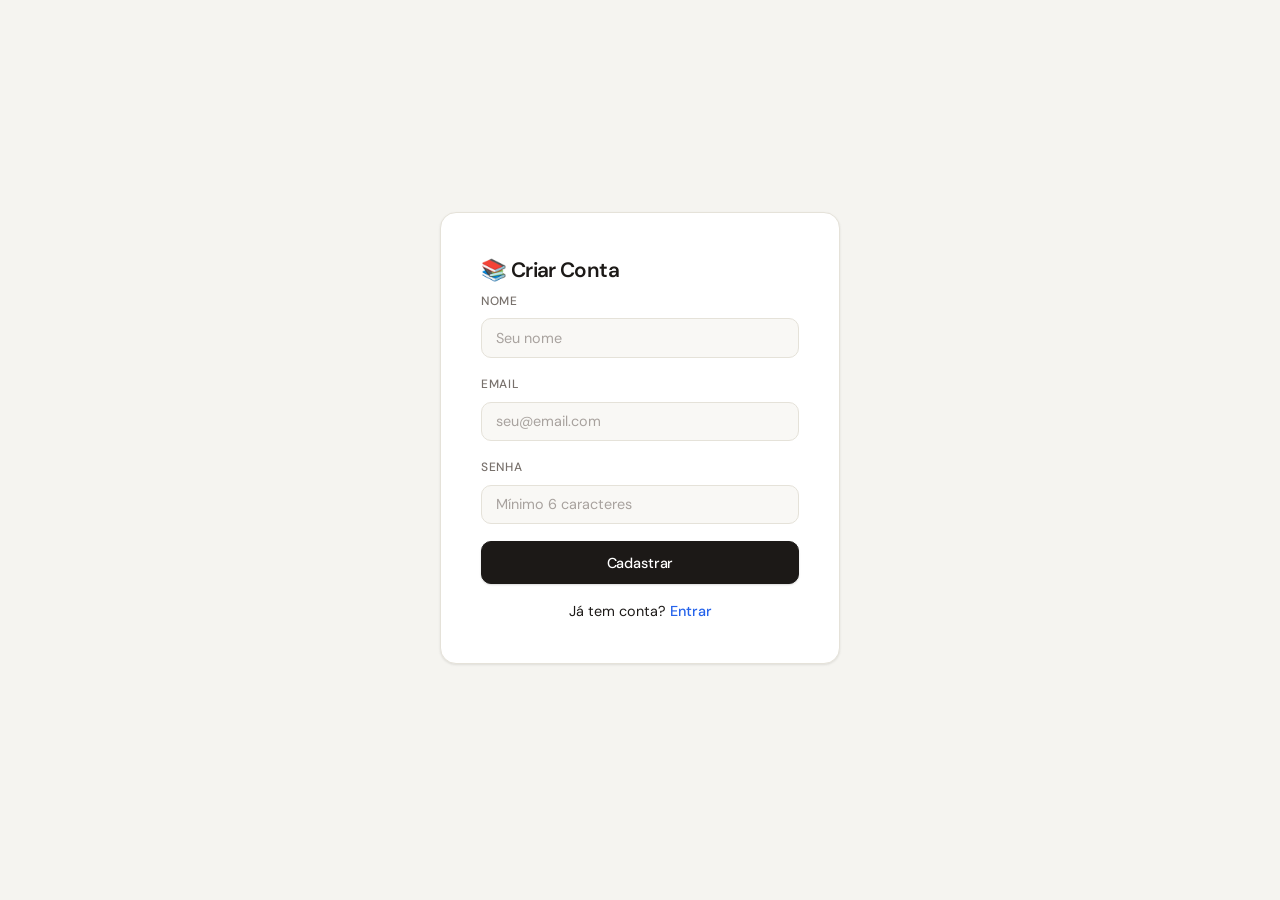
<file: src/main/resources/static/cadastro.html>
<!DOCTYPE html>
<html lang="pt-BR">
<head>
    <meta charset="UTF-8">
    <title>Cadastro — Biblioteca</title>
    <link rel="stylesheet" href="style.css">
    <style>
        body { display: flex; justify-content: center; align-items: center; min-height: 100vh; }
        .login-box { width: 100%; max-width: 400px; }
    </style>
</head>
<body>
<div class="login-box">
    <div class="card">
        <h2>📚 Criar Conta</h2>

        <div id="alerta" style="display:none" class="alert"></div>

        <form id="formCadastro">
            <div class="form-group">
                <label>Nome</label>
                <input type="text" id="nome" required placeholder="Seu nome">
            </div>
            <div class="form-group">
                <label>Email</label>
                <input type="email" id="email" required placeholder="seu@email.com">
            </div>
            <div class="form-group">
                <label>Senha</label>
                <input type="password" id="senha" required placeholder="Mínimo 6 caracteres">
            </div>
            <button type="submit" class="btn btn-primary" style="width:100%">Cadastrar</button>
        </form>

        <p style="text-align:center; margin-top:1rem; font-size:0.9rem">
            Já tem conta? <a href="login.html">Entrar</a>
        </p>
    </div>
</div>

<script>
    document.getElementById('formCadastro').addEventListener('submit', async (e) => {
        e.preventDefault();
        const body = {
            nome: document.getElementById('nome').value,
            email: document.getElementById('email').value,
            senha: document.getElementById('senha').value
        };

        const res = await fetch('/api/usuarios/cadastrar', {
            method: 'POST',
            headers: { 'Content-Type': 'application/json' },
            body: JSON.stringify(body)
        });

        const alerta = document.getElementById('alerta');
        if (res.status === 201) {
            alerta.textContent = 'Conta criada! Redirecionando...';
            alerta.className = 'alert alert-success';
            alerta.style.display = 'block';
            setTimeout(() => window.location.href = '/login.html', 1500);
        } else {
            const msg = await res.text();
            alerta.textContent = msg || 'Erro ao cadastrar.';
            alerta.className = 'alert alert-error';
            alerta.style.display = 'block';
        }
    });
</script>
</body>
</html>
</file>
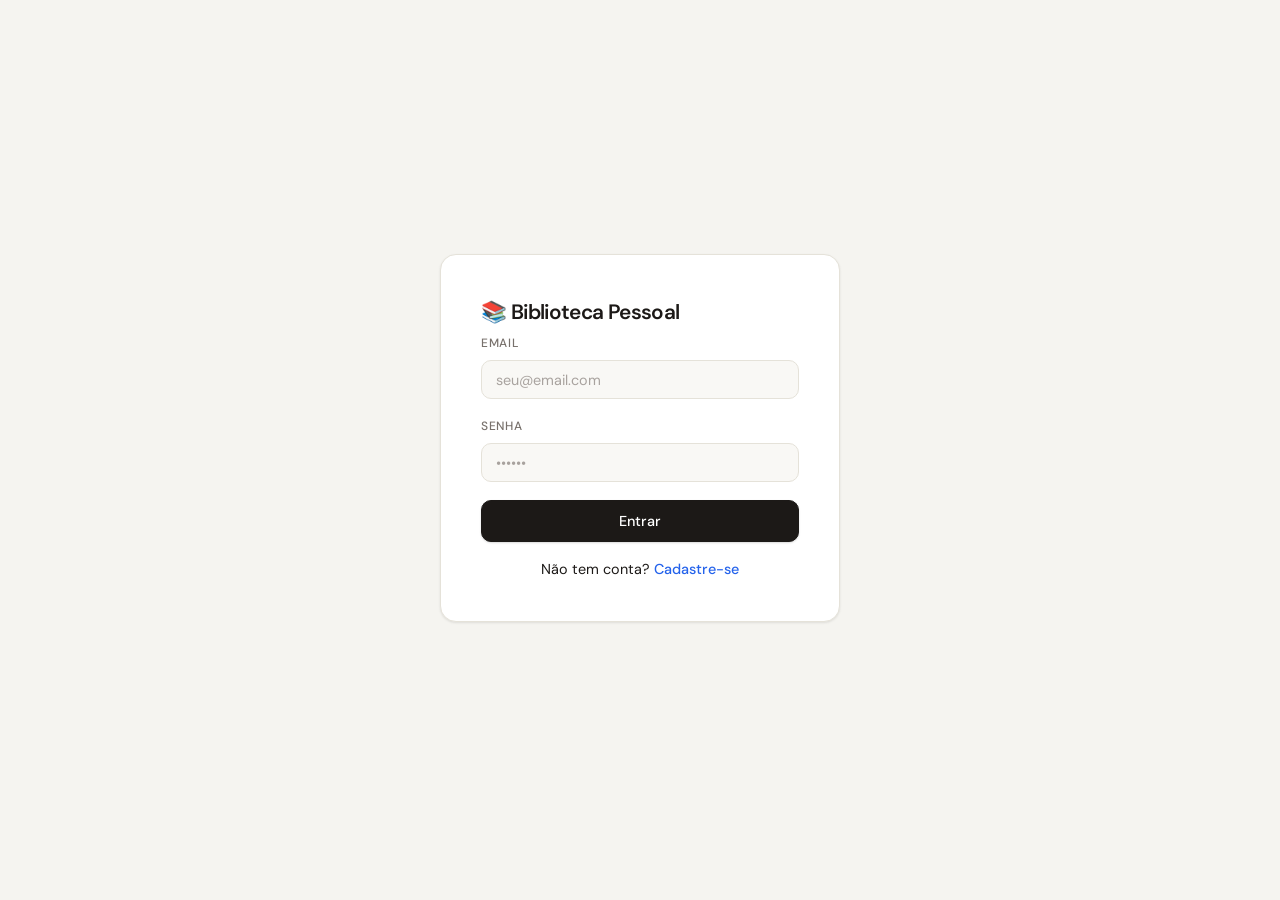
<file: src/main/resources/static/login.html>
<!DOCTYPE html>
<html lang="pt-BR">
<head>
    <meta charset="UTF-8">
    <title>Login — Biblioteca</title>
    <link rel="stylesheet" href="style.css">
    <style>
        body { display: flex; justify-content: center; align-items: center; min-height: 100vh; }
        .login-box { width: 100%; max-width: 400px; }
    </style>
</head>
<body>
<div class="login-box">
    <div class="card">
        <h2>📚 Biblioteca Pessoal</h2>

        <div id="alerta" class="alert alert-error" style="display:none"></div>

        <form id="formLogin">
            <div class="form-group">
                <label>Email</label>
                <input type="email" id="email" required placeholder="seu@email.com">
            </div>
            <div class="form-group">
                <label>Senha</label>
                <input type="password" id="senha" required placeholder="••••••">
            </div>
            <button type="submit" class="btn btn-primary" style="width:100%">Entrar</button>
        </form>

        <p style="text-align:center; margin-top:1rem; font-size:0.9rem">
            Não tem conta? <a href="cadastro.html">Cadastre-se</a>
        </p>
    </div>
</div>

<script>
    const params = new URLSearchParams(window.location.search);
    if (params.get('erro')) mostrarAlerta('Email ou senha incorretos.');
    if (params.get('logout')) mostrarAlerta('Logout realizado com sucesso.', true);

    function mostrarAlerta(msg, sucesso = false) {
        const el = document.getElementById('alerta');
        el.textContent = msg;
        el.className = 'alert ' + (sucesso ? 'alert-success' : 'alert-error');
        el.style.display = 'block';
    }

    document.getElementById('formLogin').addEventListener('submit', async (e) => {
        e.preventDefault();
        const body = new URLSearchParams();
        body.append('username', document.getElementById('email').value);
        body.append('password', document.getElementById('senha').value);

        const res = await fetch('/api/login', { method: 'POST', body });
        if (res.ok || res.redirected) {
            window.location.href = '/index.html';
        } else {
            mostrarAlerta('Email ou senha incorretos.');
        }
    });
</script>
</body>
</html>
</file>
<file: src/main/resources/static/style.css>
@import url('https://fonts.googleapis.com/css2?family=DM+Sans:ital,opsz,wght@0,9..40,300;0,9..40,400;0,9..40,500;0,9..40,600;1,9..40,300&family=DM+Mono:wght@400;500&display=swap');

/* ── Reset & Tokens ─────────────────────────────────────── */
*, *::before, *::after {
    margin: 0;
    padding: 0;
    box-sizing: border-box;
}

:root {
    --bg:         #f5f4f0;
    --surface:    #ffffff;
    --surface-2:  #f9f8f5;
    --border:     #e5e2d9;
    --border-2:   #d4d0c8;

    --ink:        #1c1917;
    --ink-2:      #44403c;
    --ink-3:      #78716c;
    --ink-4:      #a8a29e;

    --accent:     #2563eb;
    --accent-dim: #eff4ff;
    --accent-mid: #bfdbfe;

    --green:      #16a34a;
    --green-dim:  #f0fdf4;
    --green-mid:  #bbf7d0;

    --amber:      #b45309;
    --amber-dim:  #fffbeb;
    --amber-mid:  #fde68a;

    --red:        #dc2626;
    --red-dim:    #fff5f5;
    --red-mid:    #fecaca;

    --radius-sm:  6px;
    --radius:     10px;
    --radius-lg:  16px;

    --shadow-sm:  0 1px 3px rgba(0,0,0,0.06), 0 1px 2px rgba(0,0,0,0.04);
    --shadow:     0 4px 12px rgba(0,0,0,0.07), 0 1px 3px rgba(0,0,0,0.05);
    --shadow-lg:  0 20px 48px rgba(0,0,0,0.12), 0 4px 12px rgba(0,0,0,0.06);

    --transition: 0.18s ease;
}

/* ── Base ────────────────────────────────────────────────── */
html { scroll-behavior: smooth; }

body {
    font-family: 'DM Sans', sans-serif;
    background: var(--bg);
    color: var(--ink);
    line-height: 1.6;
    -webkit-font-smoothing: antialiased;
}

/* ── Nav ─────────────────────────────────────────────────── */
nav {
    background: var(--ink);
    padding: 0 2.5rem;
    height: 58px;
    display: flex;
    justify-content: space-between;
    align-items: center;
    position: sticky;
    top: 0;
    z-index: 100;
    border-bottom: 1px solid rgba(255,255,255,0.06);
}

nav h1 {
    color: #fff;
    font-size: 0.95rem;
    font-weight: 600;
    letter-spacing: -0.01em;
    display: flex;
    align-items: center;
    gap: 8px;
}

nav h1::before {
    content: '';
    display: inline-block;
    width: 8px;
    height: 8px;
    background: var(--accent);
    border-radius: 50%;
    box-shadow: 0 0 8px var(--accent);
}

nav a {
    color: rgba(255,255,255,0.5);
    text-decoration: none;
    font-size: 0.875rem;
    font-weight: 400;
    padding: 0.3rem 0.7rem;
    border-radius: var(--radius-sm);
    transition: color var(--transition), background var(--transition);
}

nav a:hover {
    color: #fff;
    background: rgba(255,255,255,0.08);
}

/* ── Container ───────────────────────────────────────────── */
.container {
    max-width: 960px;
    margin: 2.5rem auto;
    padding: 0 1.5rem;
}

/* ── Card ────────────────────────────────────────────────── */
.card {
    background: var(--surface);
    border-radius: var(--radius-lg);
    padding: 2rem;
    border: 1px solid var(--border);
    box-shadow: var(--shadow-sm);
    margin-bottom: 1.5rem;
    transition: box-shadow var(--transition);
}

.card:hover {
    box-shadow: var(--shadow);
}

/* ── Headings ────────────────────────────────────────────── */
h2 {
    font-size: 1rem;
    font-weight: 600;
    color: var(--ink);
    letter-spacing: -0.01em;
    margin-bottom: 1.5rem;
    padding-bottom: 1rem;
    border-bottom: 1px solid var(--border);
    display: flex;
    align-items: center;
    gap: 8px;
}

h2::before {
    content: '';
    display: inline-block;
    width: 3px;
    height: 16px;
    background: var(--accent);
    border-radius: 2px;
}

/* ── Form ────────────────────────────────────────────────── */
.form-group {
    margin-bottom: 1.1rem;
}

.form-group label {
    display: block;
    margin-bottom: 0.45rem;
    font-size: 0.75rem;
    font-weight: 500;
    color: var(--ink-3);
    text-transform: uppercase;
    letter-spacing: 0.06em;
}

.form-group input,
.form-group select,
.form-group textarea {
    width: 100%;
    padding: 0.6rem 0.85rem;
    border: 1px solid var(--border);
    border-radius: var(--radius);
    font-size: 0.9rem;
    font-family: 'DM Sans', sans-serif;
    color: var(--ink);
    background: var(--surface-2);
    transition: border-color var(--transition), box-shadow var(--transition), background var(--transition);
    outline: none;
    appearance: none;
}

.form-group input:hover,
.form-group select:hover,
.form-group textarea:hover {
    border-color: var(--border-2);
}

.form-group input:focus,
.form-group select:focus,
.form-group textarea:focus {
    border-color: var(--accent);
    box-shadow: 0 0 0 3px rgba(37,99,235,0.1);
    background: var(--surface);
}

.form-group input::placeholder,
.form-group textarea::placeholder {
    color: var(--ink-4);
}

.form-group textarea {
    height: 90px;
    resize: vertical;
    line-height: 1.5;
}

/* ── Buttons ─────────────────────────────────────────────── */
.btn {
    display: inline-flex;
    align-items: center;
    justify-content: center;
    gap: 6px;
    padding: 0.55rem 1.2rem;
    border: 1px solid transparent;
    border-radius: var(--radius);
    cursor: pointer;
    font-size: 0.875rem;
    font-weight: 500;
    font-family: 'DM Sans', sans-serif;
    letter-spacing: -0.01em;
    transition: all var(--transition);
    user-select: none;
    white-space: nowrap;
}

.btn:active { transform: scale(0.97); }

.btn-primary {
    background: var(--ink);
    color: #fff;
    border-color: var(--ink);
    box-shadow: 0 1px 2px rgba(0,0,0,0.15);
}

.btn-primary:hover {
    background: var(--ink-2);
    border-color: var(--ink-2);
    box-shadow: 0 2px 6px rgba(0,0,0,0.2);
}

.btn-danger {
    background: var(--red-dim);
    color: var(--red);
    border-color: var(--red-mid);
}

.btn-danger:hover {
    background: var(--red-mid);
    border-color: var(--red);
}

.btn-sm {
    padding: 0.35rem 0.8rem;
    font-size: 0.8rem;
    border-radius: var(--radius-sm);
}

/* ── Alerts ──────────────────────────────────────────────── */
.alert {
    display: flex;
    align-items: flex-start;
    gap: 10px;
    padding: 0.85rem 1rem;
    border-radius: var(--radius);
    margin-bottom: 1.2rem;
    font-size: 0.875rem;
    font-weight: 500;
    border: 1px solid transparent;
}

.alert-error {
    background: var(--red-dim);
    color: var(--red);
    border-color: var(--red-mid);
}

.alert-success {
    background: var(--green-dim);
    color: var(--green);
    border-color: var(--green-mid);
}

/* ── Table ───────────────────────────────────────────────── */
table {
    width: 100%;
    border-collapse: collapse;
}

thead tr {
    border-bottom: 1px solid var(--border);
}

th {
    text-align: left;
    padding: 0.65rem 1rem;
    font-size: 0.7rem;
    font-weight: 600;
    color: var(--ink-3);
    text-transform: uppercase;
    letter-spacing: 0.07em;
    background: var(--surface-2);
    white-space: nowrap;
}

th:first-child { border-radius: var(--radius-sm) 0 0 var(--radius-sm); }
th:last-child  { border-radius: 0 var(--radius-sm) var(--radius-sm) 0; }

td {
    padding: 0.85rem 1rem;
    font-size: 0.875rem;
    border-bottom: 1px solid var(--border);
    color: var(--ink-2);
    vertical-align: middle;
}

tbody tr:last-child td { border-bottom: none; }

tbody tr {
    transition: background var(--transition);
}

tbody tr:hover td {
    background: var(--accent-dim);
    color: var(--ink);
}

/* ── Badges ──────────────────────────────────────────────── */
.badge {
    display: inline-flex;
    align-items: center;
    gap: 4px;
    padding: 0.2rem 0.65rem;
    border-radius: 20px;
    font-size: 0.7rem;
    font-weight: 600;
    letter-spacing: 0.03em;
    border: 1px solid transparent;
}

.badge::before {
    content: '';
    display: inline-block;
    width: 5px;
    height: 5px;
    border-radius: 50%;
    flex-shrink: 0;
}

.badge-lido {
    background: var(--green-dim);
    color: var(--green);
    border-color: var(--green-mid);
}

.badge-lido::before { background: var(--green); }

.badge-nao-lido {
    background: var(--amber-dim);
    color: var(--amber);
    border-color: var(--amber-mid);
}

.badge-nao-lido::before { background: var(--amber); }

/* ── Search Bar ──────────────────────────────────────────── */
.search-bar {
    display: flex;
    gap: 0.6rem;
    margin-bottom: 1.5rem;
    flex-wrap: wrap;
}

.search-bar input,
.search-bar select {
    padding: 0.6rem 0.85rem;
    border: 1px solid var(--border);
    border-radius: var(--radius);
    font-size: 0.875rem;
    font-family: 'DM Sans', sans-serif;
    background: var(--surface);
    color: var(--ink);
    outline: none;
    transition: border-color var(--transition), box-shadow var(--transition);
    appearance: none;
}

.search-bar input {
    flex: 1;
    min-width: 200px;
}

.search-bar input::placeholder { color: var(--ink-4); }

.search-bar input:focus,
.search-bar select:focus {
    border-color: var(--accent);
    box-shadow: 0 0 0 3px rgba(37,99,235,0.1);
}

/* ── Login Box ───────────────────────────────────────────── */
.login-box {
    width: 100%;
    max-width: 400px;
}

.login-box .card {
    padding: 2.5rem;
}

.login-box h2 {
    font-size: 1.3rem;
    margin-bottom: 0.35rem;
    border: none;
    padding: 0;
    letter-spacing: -0.03em;
}

.login-box h2::before { display: none; }

.login-box p.subtitle {
    font-size: 0.875rem;
    color: var(--ink-3);
    margin-bottom: 2rem;
    font-weight: 400;
}

.login-box .btn-primary {
    width: 100%;
    padding: 0.7rem;
    font-size: 0.9rem;
}

.login-box a {
    color: var(--accent);
    text-decoration: none;
    font-weight: 500;
    transition: opacity var(--transition);
}

.login-box a:hover { opacity: 0.75; }

/* ── Modal ───────────────────────────────────────────────── */
#modal {
    backdrop-filter: blur(4px);
    background: rgba(28, 25, 23, 0.4);
}

#modal > div {
    background: var(--surface);
    max-width: 500px;
    margin: 4rem auto;
    border-radius: var(--radius-lg);
    padding: 2rem;
    border: 1px solid var(--border);
    box-shadow: var(--shadow-lg);
    animation: slideUp 0.22s ease;
}

@keyframes slideUp {
    from { opacity: 0; transform: translateY(12px); }
    to   { opacity: 1; transform: translateY(0); }
}

/* ── Responsive ──────────────────────────────────────────── */
@media (max-width: 640px) {
    nav { padding: 0 1rem; }
    .container { padding: 0 1rem; margin: 1.5rem auto; }
    .card { padding: 1.5rem; border-radius: var(--radius); }
    table { display: block; overflow-x: auto; -webkit-overflow-scrolling: touch; }
    .search-bar { flex-direction: column; }
    #modal > div { margin: 1rem; padding: 1.5rem; }
}
</file>
